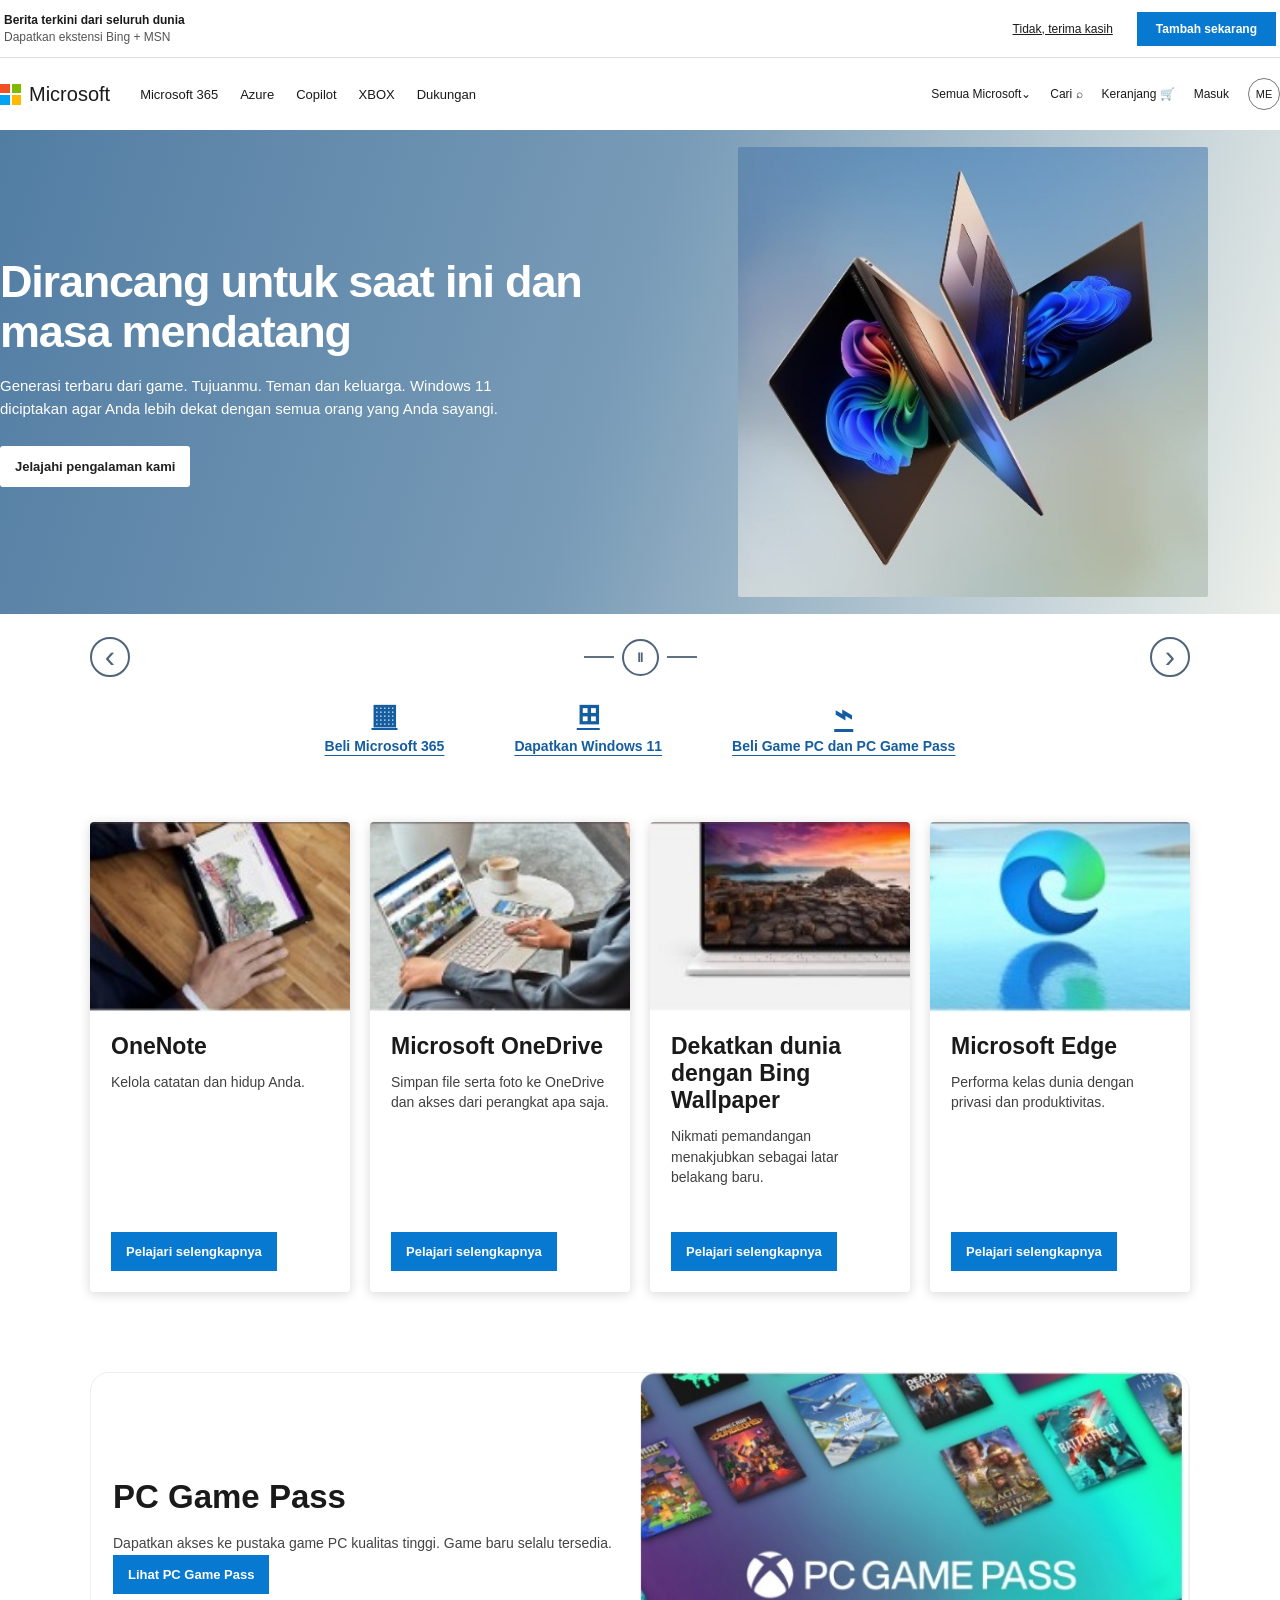
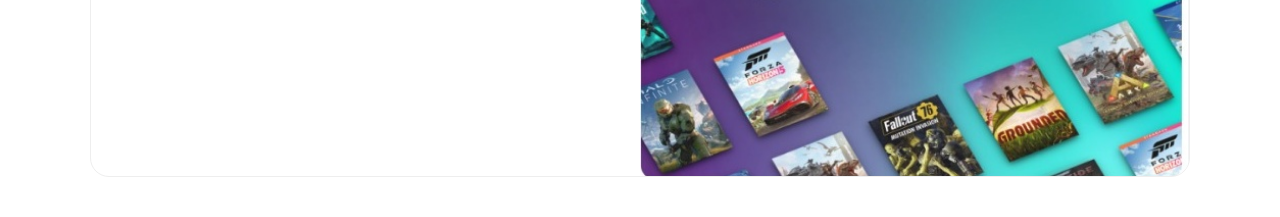
<file: index.html>
<!DOCTYPE html>
<html lang="id">
<head>
    <meta charset="UTF-8">
    <meta name="viewport" content="width=device-width, initial-scale=1.0">
    <title>Microsoft - Beranda</title>
    <link rel="stylesheet" href="style.css">
</head>

<body>

<!-- TOP BAR -->
<div class="newsbar" id="newsbar">
    <div class="news-inner">

        <div class="news-text">
            <b>Berita terkini dari seluruh dunia</b>
            <span>Dapatkan ekstensi Bing + MSN</span>
        </div>

        <div class="news-actions">
            <button id="closeNews">Tidak, terima kasih</button>
            <a href="microsoft365.html" class="add-btn">
                Tambah sekarang
            </a>
        </div>

    </div>
</div>


<!-- NAVBAR -->
<header class="navbar">

    <div class="nav-inner">

        <a href="index.html" class="brand">

            <span class="ms-logo">
                <i></i>
                <i></i>
                <i></i>
                <i></i>
            </span>

            <span>Microsoft</span>

        </a>


        <nav class="main-nav">

            <a href="microsoft365.html">
                Microsoft 365
            </a>

            <a href="azure.html">
                Azure
            </a>

            <a href="copilot.html">
                Copilot
            </a>

            <a href="xbox.html">
                XBOX
            </a>

            <a href="support.html">
                Dukungan
            </a>

        </nav>


        <div class="right-nav">

            <button id="allMicrosoftBtn">
                Semua Microsoft⌄
            </button>

            <button id="searchBtn">
                Cari ⌕
            </button>

            <a href="cart.html">
                Keranjang 🛒
            </a>

            <a href="login.html">
                Masuk
            </a>

            <span class="avatar">
                ME
            </span>

        </div>

    </div>


    <!-- DROPDOWN -->
    <div id="microsoftMenu" class="microsoft-menu">

        <div>

            <h3>Software</h3>

            <a href="microsoft365.html">
                Microsoft 365
            </a>

            <a href="index.html#produk">
                Produk
            </a>

            <a href="support.html">
                Dukungan
            </a>

        </div>


        <div>

            <h3>Cloud</h3>

            <a href="azure.html">
                Azure
            </a>

            <a href="copilot.html">
                Copilot
            </a>

            <a href="support.html">
                Bantuan
            </a>

        </div>


        <div>

            <h3>Gaming</h3>

            <a href="xbox.html">
                Xbox
            </a>

            <a href="xbox.html#gamepass">
                Game Pass
            </a>

            <a href="cart.html">
                Keranjang
            </a>

        </div>

    </div>

</header>


<!-- SEARCH -->
<div id="searchPanel" class="search-panel">

    <form id="searchForm">

        <input
            type="search"
            id="searchInput"
            placeholder="Cari di website ini..."
        >

        <button type="submit">
            Cari
        </button>

    </form>

</div>


<!-- HERO -->
<main>

<section class="hero">

    <div class="hero-inner">

        <div class="hero-copy">

            <h1>
                Dirancang untuk saat ini dan<br>
                masa mendatang
            </h1>

            <p>
                Generasi terbaru dari game. Tujuanmu.
                Teman dan keluarga. Windows 11 diciptakan
                agar Anda lebih dekat dengan semua orang
                yang Anda sayangi.
            </p>

            <a href="microsoft365.html" class="hero-cta">
                Jelajahi pengalaman kami
            </a>

        </div>


        <div class="hero-image">

            <img
                src="assets/hero-devices.jpg"
                alt="Windows devices"
            >

        </div>

    </div>

</section>


<!-- SLIDER -->
<section class="slider">

    <button class="arrow" id="prevSlide">
        ‹
    </button>

    <div class="slider-center">

        <span class="line"></span>

        <button class="pause" id="pauseSlide">
            Ⅱ
        </button>

        <span class="line"></span>

    </div>

    <button class="arrow" id="nextSlide">
        ›
    </button>

</section>


<!-- QUICK LINKS -->
<section class="quick-links">

    <a href="microsoft365.html">

        <span class="quick-icon">
            ▦
        </span>

        <span>
            Beli Microsoft 365
        </span>

    </a>


    <a href="microsoft365.html">

        <span class="quick-icon">
            ⊞
        </span>

        <span>
            Dapatkan Windows 11
        </span>

    </a>


    <a href="xbox.html">

        <span class="quick-icon game">
            ⌁
        </span>

        <span>
            Beli Game PC dan PC Game Pass
        </span>

    </a>

</section>


<!-- CARDS -->
<section class="cards" id="produk">


    <article class="card">

        <img
            src="assets/onenote.jpg"
            alt="OneNote"
        >

        <div class="card-body">

            <h2>
                OneNote
            </h2>

            <p>
                Kelola catatan dan hidup Anda.
            </p>

            <a
                href="microsoft365.html"
                class="blue-btn"
            >
                Pelajari selengkapnya
            </a>

        </div>

    </article>


    <article class="card">

        <img
            src="assets/onedrive.jpg"
            alt="OneDrive"
        >

        <div class="card-body">

            <h2>
                Microsoft OneDrive
            </h2>

            <p>
                Simpan file serta foto ke OneDrive
                dan akses dari perangkat apa saja.
            </p>

            <a
                href="microsoft365.html"
                class="blue-btn"
            >
                Pelajari selengkapnya
            </a>

        </div>

    </article>


    <article class="card">

        <img
            src="assets/bing.jpg"
            alt="Bing Wallpaper"
        >

        <div class="card-body">

            <h2>
                Dekatkan dunia dengan Bing Wallpaper
            </h2>

            <p>
                Nikmati pemandangan menakjubkan
                sebagai latar belakang baru.
            </p>

            <a
                href="copilot.html"
                class="blue-btn"
            >
                Pelajari selengkapnya
            </a>

        </div>

    </article>


    <article class="card">

        <img
            src="assets/edge.jpg"
            alt="Microsoft Edge"
        >

        <div class="card-body">

            <h2>
                Microsoft Edge
            </h2>

            <p>
                Performa kelas dunia dengan privasi
                dan produktivitas.
            </p>

            <a
                href="support.html"
                class="blue-btn"
            >
                Pelajari selengkapnya
            </a>

        </div>

    </article>

</section>


<!-- GAME PASS -->
<section class="gamepass" id="gamepass">

    <div class="gamepass-copy">

        <h2>
            PC Game Pass
        </h2>

        <p>
            Dapatkan akses ke pustaka game PC
            kualitas tinggi. Game baru selalu tersedia.
        </p>

        <a
            href="xbox.html"
            class="blue-btn"
        >
            Lihat PC Game Pass
        </a>

    </div>


    <div class="gamepass-image">

        <img
            src="assets/gamepass.jpg"
            alt="PC Game Pass"
        >

    </div>

</section>

</main>


<button
    id="backTop"
    class="back-top"
>
    Kembali ke atas ↑
</button>


<script src="script.js"></script>

</body>
</html>
</file>
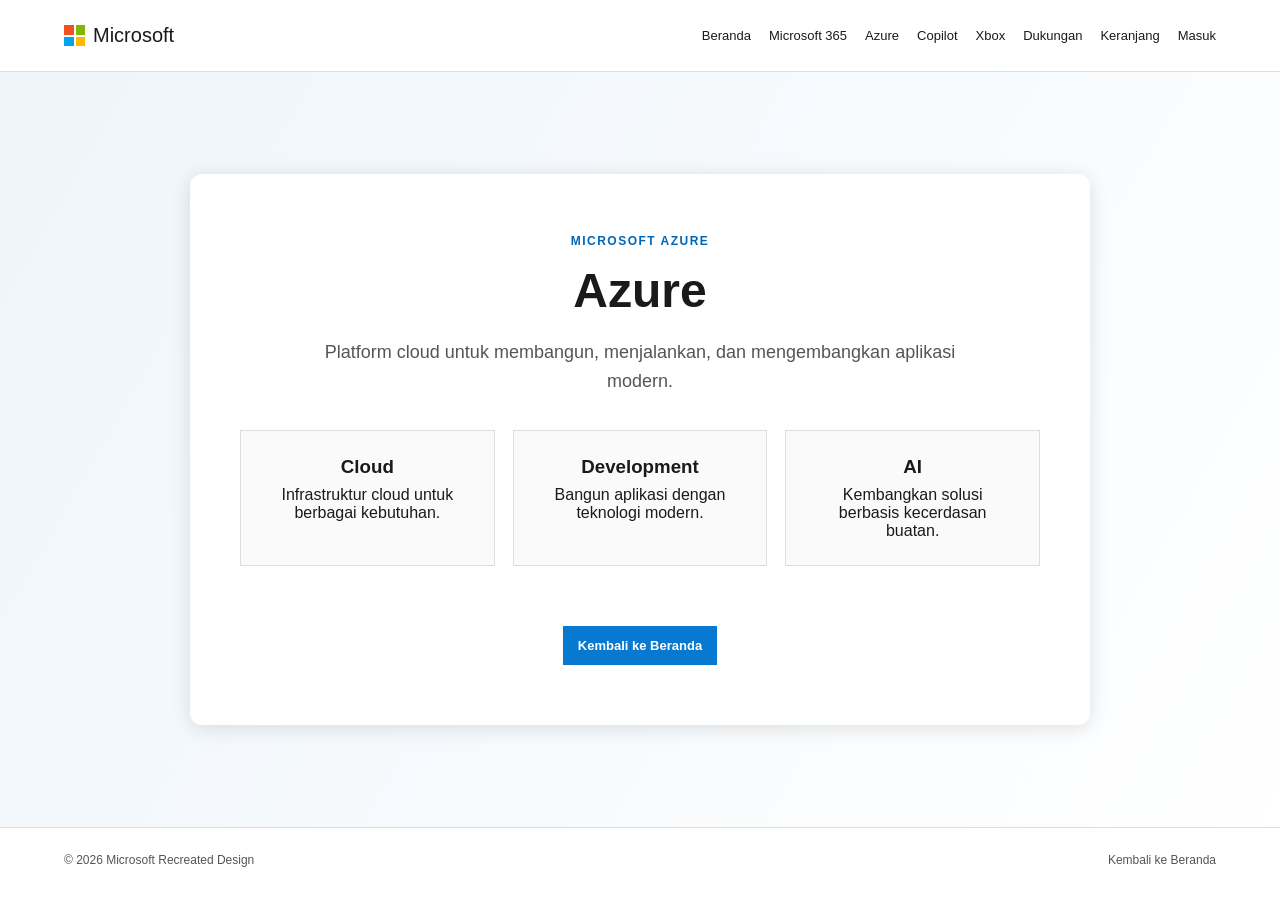
<file: azure.html>
<!DOCTYPE html>
<html lang="id">

<head>

    <meta charset="UTF-8">

    <meta name="viewport"
          content="width=device-width, initial-scale=1.0">

    <title>Azure</title>

    <link rel="stylesheet" href="style.css">

</head>

<body>

<header class="simple-header">

    <a href="index.html" class="brand">

        <span class="ms-logo">
            <i></i><i></i><i></i><i></i>
        </span>

        Microsoft

    </a>


    <nav>

        <a href="index.html">Beranda</a>
        <a href="microsoft365.html">Microsoft 365</a>
        <a href="azure.html">Azure</a>
        <a href="copilot.html">Copilot</a>
        <a href="xbox.html">Xbox</a>
        <a href="support.html">Dukungan</a>
        <a href="cart.html">Keranjang</a>
        <a href="login.html">Masuk</a>

    </nav>

</header>


<main class="page">

    <div class="page-content">

        <p class="eyebrow">
            MICROSOFT AZURE
        </p>

        <h1>
            Azure
        </h1>

        <p class="lead">
            Platform cloud untuk membangun,
            menjalankan, dan mengembangkan aplikasi
            modern.
        </p>


        <div class="feature-grid">

            <div>
                <h3>Cloud</h3>
                <p>
                    Infrastruktur cloud untuk berbagai kebutuhan.
                </p>
            </div>

            <div>
                <h3>Development</h3>
                <p>
                    Bangun aplikasi dengan teknologi modern.
                </p>
            </div>

            <div>
                <h3>AI</h3>
                <p>
                    Kembangkan solusi berbasis kecerdasan buatan.
                </p>
            </div>

        </div>


        <a
            href="index.html"
            class="blue-btn page-button"
        >
            Kembali ke Beranda
        </a>

    </div>

</main>


<footer>

    <span>
        © 2026 Microsoft Recreated Design
    </span>

    <a href="index.html">
        Kembali ke Beranda
    </a>

</footer>

</body>
</html>
</file>
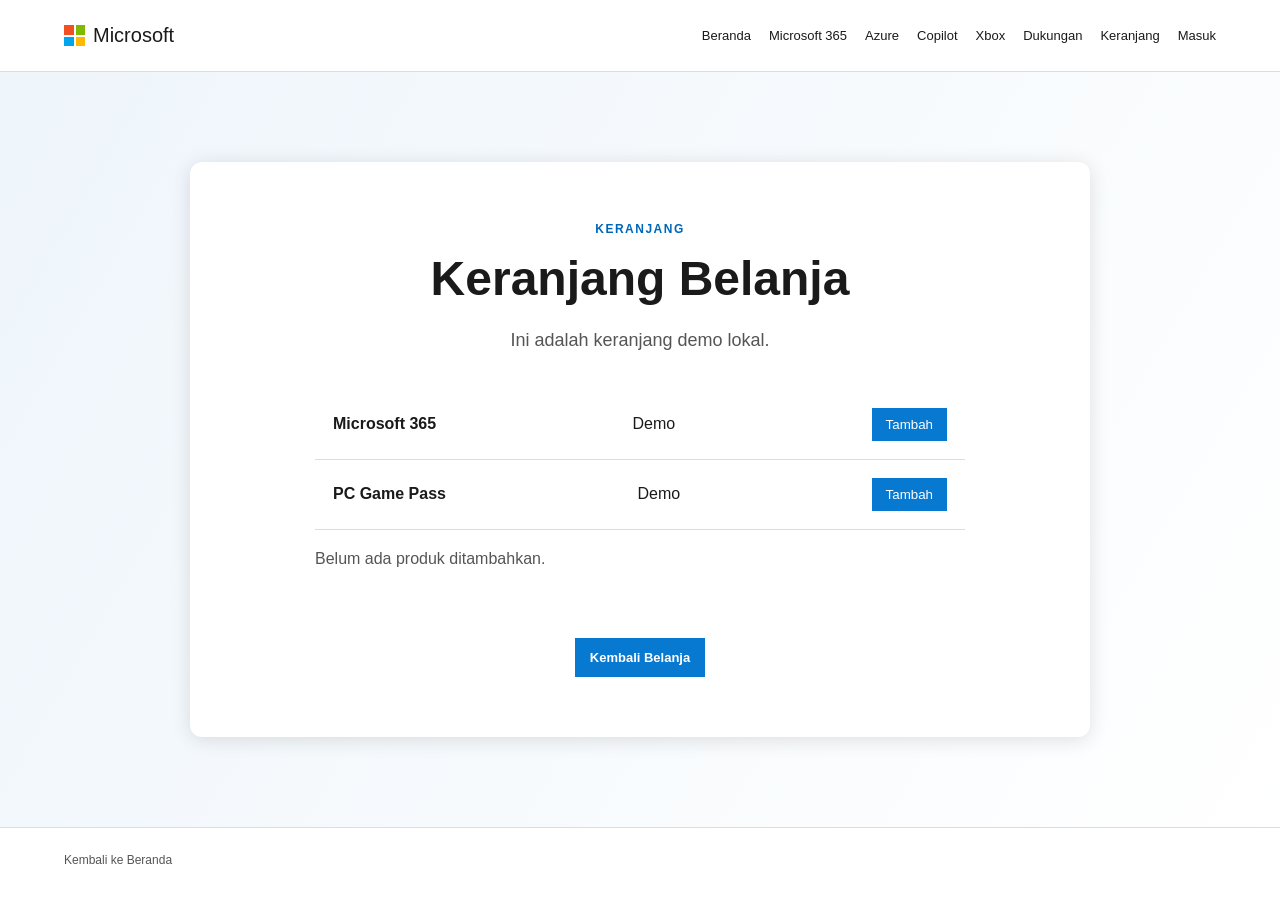
<file: cart.html>
<!DOCTYPE html>
<html lang="id">

<head>

    <meta charset="UTF-8">

    <meta name="viewport"
          content="width=device-width, initial-scale=1.0">

    <title>Keranjang</title>

    <link rel="stylesheet" href="style.css">

</head>

<body>

<header class="simple-header">

    <a href="index.html" class="brand">

        <span class="ms-logo">
            <i></i><i></i><i></i><i></i>
        </span>

        Microsoft

    </a>


    <nav>

        <a href="index.html">Beranda</a>
        <a href="microsoft365.html">Microsoft 365</a>
        <a href="azure.html">Azure</a>
        <a href="copilot.html">Copilot</a>
        <a href="xbox.html">Xbox</a>
        <a href="support.html">Dukungan</a>
        <a href="cart.html">Keranjang</a>
        <a href="login.html">Masuk</a>

    </nav>

</header>


<main class="page">

    <div class="page-content">

        <p class="eyebrow">
            KERANJANG
        </p>

        <h1>
            Keranjang Belanja
        </h1>

        <p class="lead">
            Ini adalah keranjang demo lokal.
        </p>


        <div class="cart-box">

            <div class="cart-item">

                <b>
                    Microsoft 365
                </b>

                <span>
                    Demo
                </span>

                <button onclick="addCart('Microsoft 365')">
                    Tambah
                </button>

            </div>


            <div class="cart-item">

                <b>
                    PC Game Pass
                </b>

                <span>
                    Demo
                </span>

                <button onclick="addCart('PC Game Pass')">
                    Tambah
                </button>

            </div>


            <p id="cartMessage">
                Belum ada produk ditambahkan.
            </p>

        </div>


        <a
            href="index.html"
            class="blue-btn page-button"
        >
            Kembali Belanja
        </a>

    </div>

</main>


<footer>

    <a href="index.html">
        Kembali ke Beranda
    </a>

</footer>


<script src="script.js"></script>

</body>
</html>
</file>
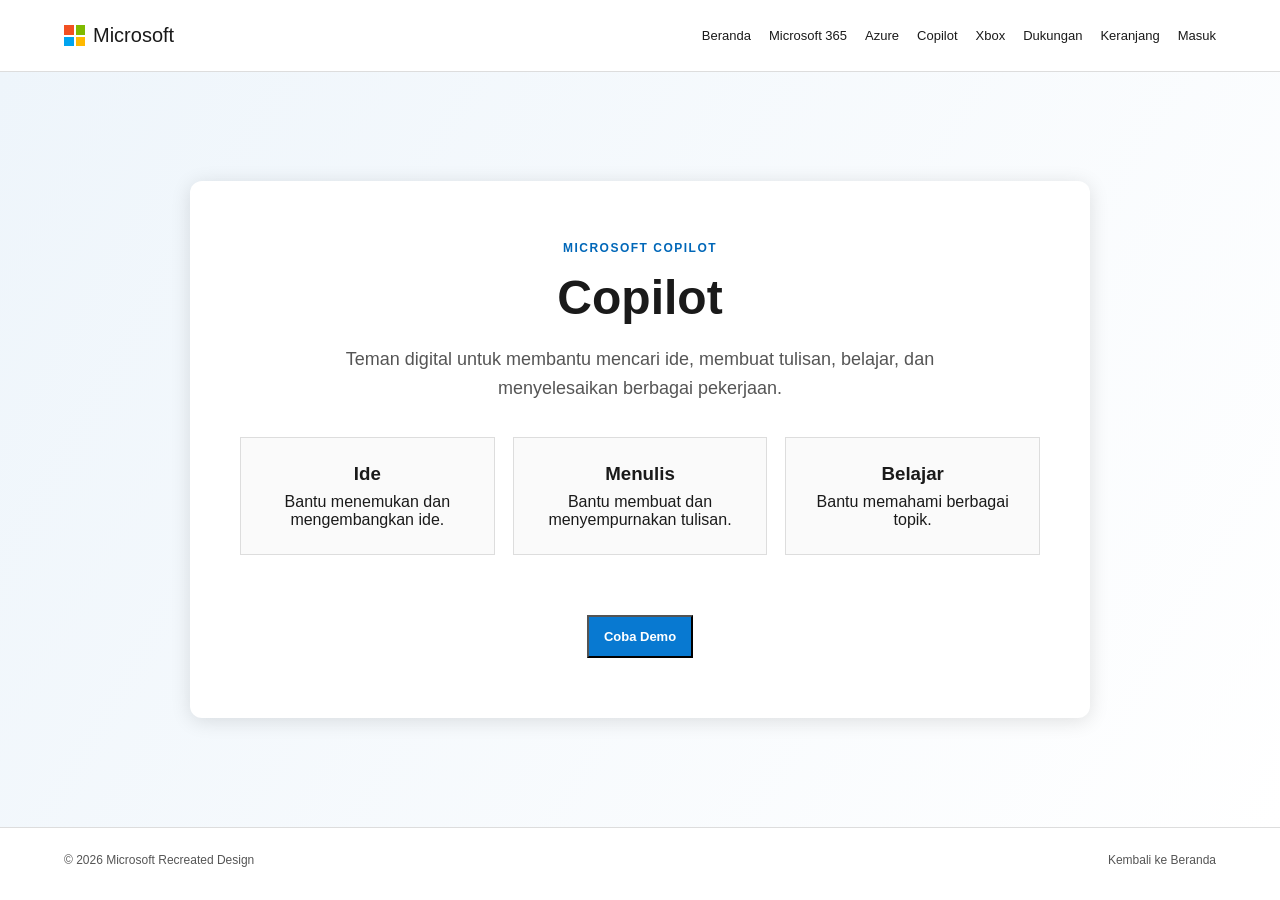
<file: copilot.html>
<!DOCTYPE html>
<html lang="id">

<head>

    <meta charset="UTF-8">

    <meta name="viewport"
          content="width=device-width, initial-scale=1.0">

    <title>Copilot</title>

    <link rel="stylesheet" href="style.css">

</head>

<body>

<header class="simple-header">

    <a href="index.html" class="brand">

        <span class="ms-logo">
            <i></i><i></i><i></i><i></i>
        </span>

        Microsoft

    </a>


    <nav>

        <a href="index.html">Beranda</a>
        <a href="microsoft365.html">Microsoft 365</a>
        <a href="azure.html">Azure</a>
        <a href="copilot.html">Copilot</a>
        <a href="xbox.html">Xbox</a>
        <a href="support.html">Dukungan</a>
        <a href="cart.html">Keranjang</a>
        <a href="login.html">Masuk</a>

    </nav>

</header>


<main class="page">

    <div class="page-content">

        <p class="eyebrow">
            MICROSOFT COPILOT
        </p>

        <h1>
            Copilot
        </h1>

        <p class="lead">
            Teman digital untuk membantu mencari ide,
            membuat tulisan, belajar, dan menyelesaikan
            berbagai pekerjaan.
        </p>


        <div class="feature-grid">

            <div>
                <h3>Ide</h3>
                <p>
                    Bantu menemukan dan mengembangkan ide.
                </p>
            </div>

            <div>
                <h3>Menulis</h3>
                <p>
                    Bantu membuat dan menyempurnakan tulisan.
                </p>
            </div>

            <div>
                <h3>Belajar</h3>
                <p>
                    Bantu memahami berbagai topik.
                </p>
            </div>

        </div>


        <button
            class="blue-btn page-button"
            onclick="demoAlert('Ini adalah demo Copilot lokal.')"
        >
            Coba Demo
        </button>

    </div>

</main>


<footer>

    <span>
        © 2026 Microsoft Recreated Design
    </span>

    <a href="index.html">
        Kembali ke Beranda
    </a>

</footer>


<script src="script.js"></script>

</body>
</html>
</file>
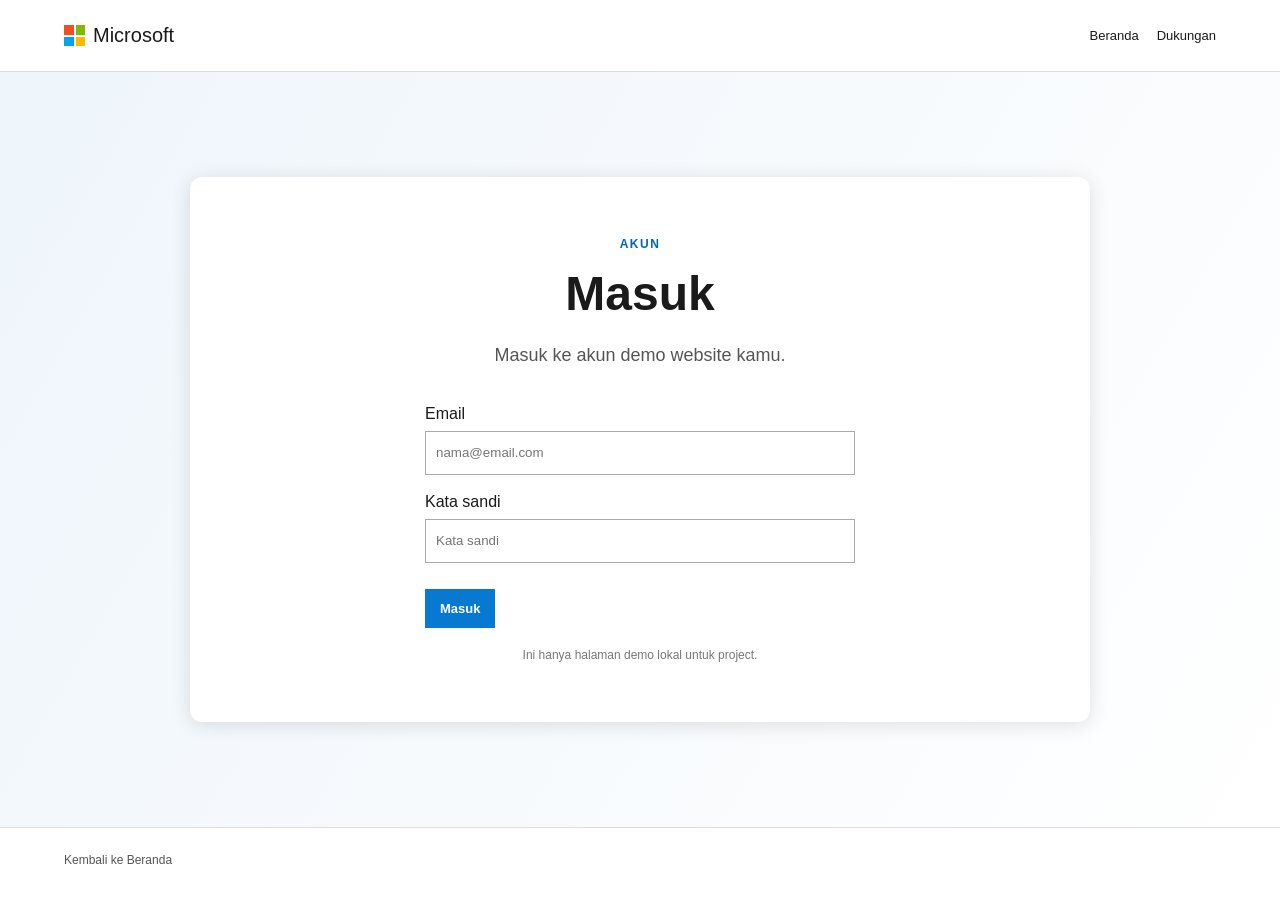
<file: login.html>
<!DOCTYPE html>
<html lang="id">

<head>

    <meta charset="UTF-8">

    <meta name="viewport"
          content="width=device-width, initial-scale=1.0">

    <title>Masuk</title>

    <link rel="stylesheet" href="style.css">

</head>

<body>

<header class="simple-header">

    <a href="index.html" class="brand">

        <span class="ms-logo">
            <i></i><i></i><i></i><i></i>
        </span>

        Microsoft

    </a>


    <nav>

        <a href="index.html">
            Beranda
        </a>

        <a href="support.html">
            Dukungan
        </a>

    </nav>

</header>


<main class="page">

    <div class="page-content">

        <p class="eyebrow">
            AKUN
        </p>

        <h1>
            Masuk
        </h1>

        <p class="lead">
            Masuk ke akun demo website kamu.
        </p>


        <form
            class="demo-form"
            onsubmit="demoSubmit(event)"
        >

            <label>
                Email
            </label>

            <input
                type="email"
                placeholder="nama@email.com"
                required
            >


            <label>
                Kata sandi
            </label>

            <input
                type="password"
                placeholder="Kata sandi"
                required
            >


            <button
                type="submit"
                class="blue-btn"
            >
                Masuk
            </button>

        </form>


        <p class="small-note">
            Ini hanya halaman demo lokal untuk project.
        </p>

    </div>

</main>


<footer>

    <a href="index.html">
        Kembali ke Beranda
    </a>

</footer>


<script src="script.js"></script>

</body>
</html>
</file>
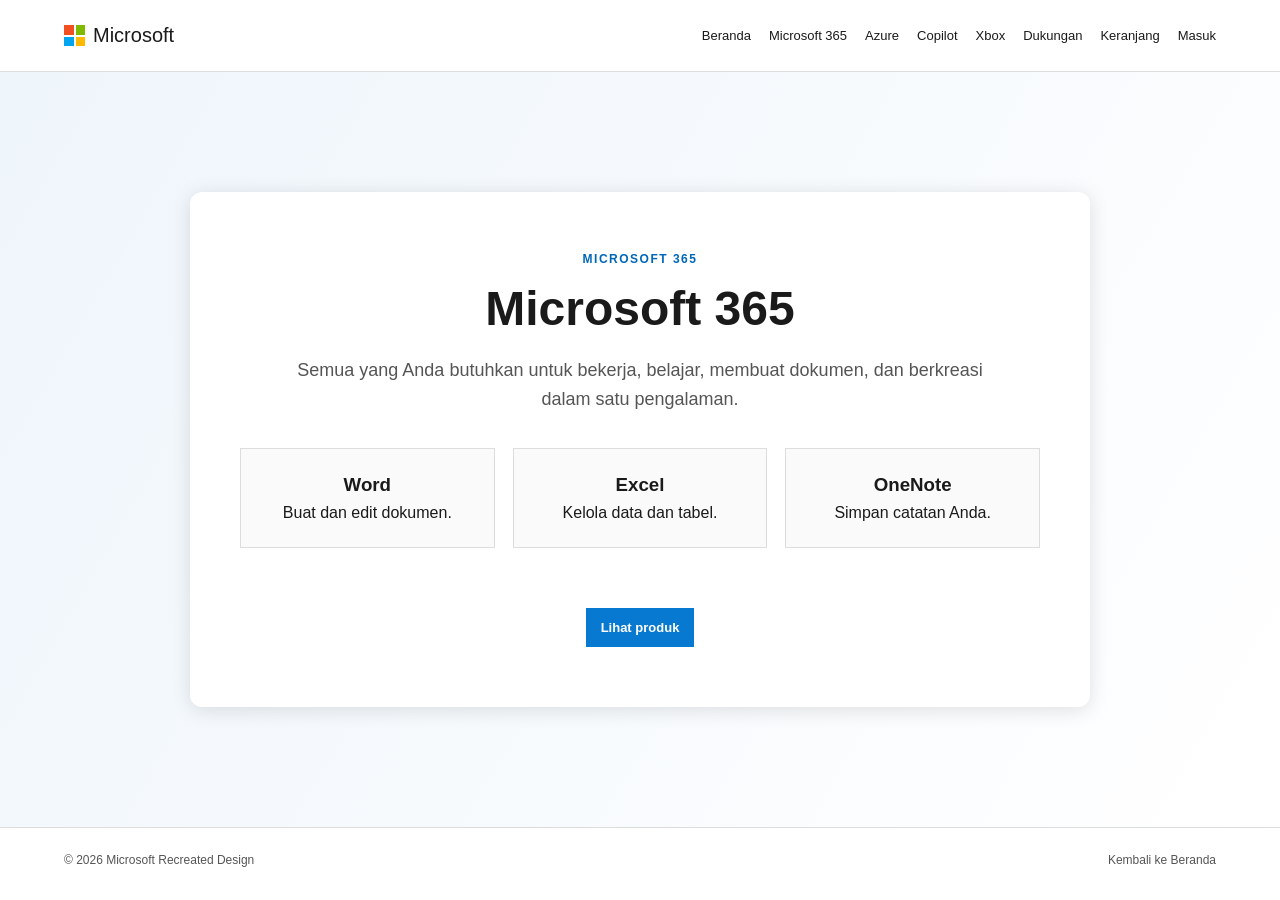
<file: microsoft365.html>
<!DOCTYPE html>
<html lang="id">

<head>
    <meta charset="UTF-8">
    <meta name="viewport" content="width=device-width, initial-scale=1.0">

    <title>Microsoft 365</title>

    <link rel="stylesheet" href="style.css">
</head>

<body>

<header class="simple-header">

    <a href="index.html" class="brand">

        <span class="ms-logo">
            <i></i>
            <i></i>
            <i></i>
            <i></i>
        </span>

        Microsoft

    </a>


    <nav>

        <a href="index.html">Beranda</a>
        <a href="microsoft365.html">Microsoft 365</a>
        <a href="azure.html">Azure</a>
        <a href="copilot.html">Copilot</a>
        <a href="xbox.html">Xbox</a>
        <a href="support.html">Dukungan</a>
        <a href="cart.html">Keranjang</a>
        <a href="login.html">Masuk</a>

    </nav>

</header>


<main class="page">

    <div class="page-content">

        <p class="eyebrow">
            MICROSOFT 365
        </p>

        <h1>
            Microsoft 365
        </h1>

        <p class="lead">
            Semua yang Anda butuhkan untuk bekerja,
            belajar, membuat dokumen, dan berkreasi
            dalam satu pengalaman.
        </p>


        <div class="feature-grid">

            <div>
                <h3>Word</h3>
                <p>
                    Buat dan edit dokumen.
                </p>
            </div>

            <div>
                <h3>Excel</h3>
                <p>
                    Kelola data dan tabel.
                </p>
            </div>

            <div>
                <h3>OneNote</h3>
                <p>
                    Simpan catatan Anda.
                </p>
            </div>

        </div>


        <a
            href="cart.html"
            class="blue-btn page-button"
        >
            Lihat produk
        </a>

    </div>

</main>


<footer>

    <span>
        © 2026 Microsoft Recreated Design
    </span>

    <a href="index.html">
        Kembali ke Beranda
    </a>

</footer>

</body>
</html>
</file>
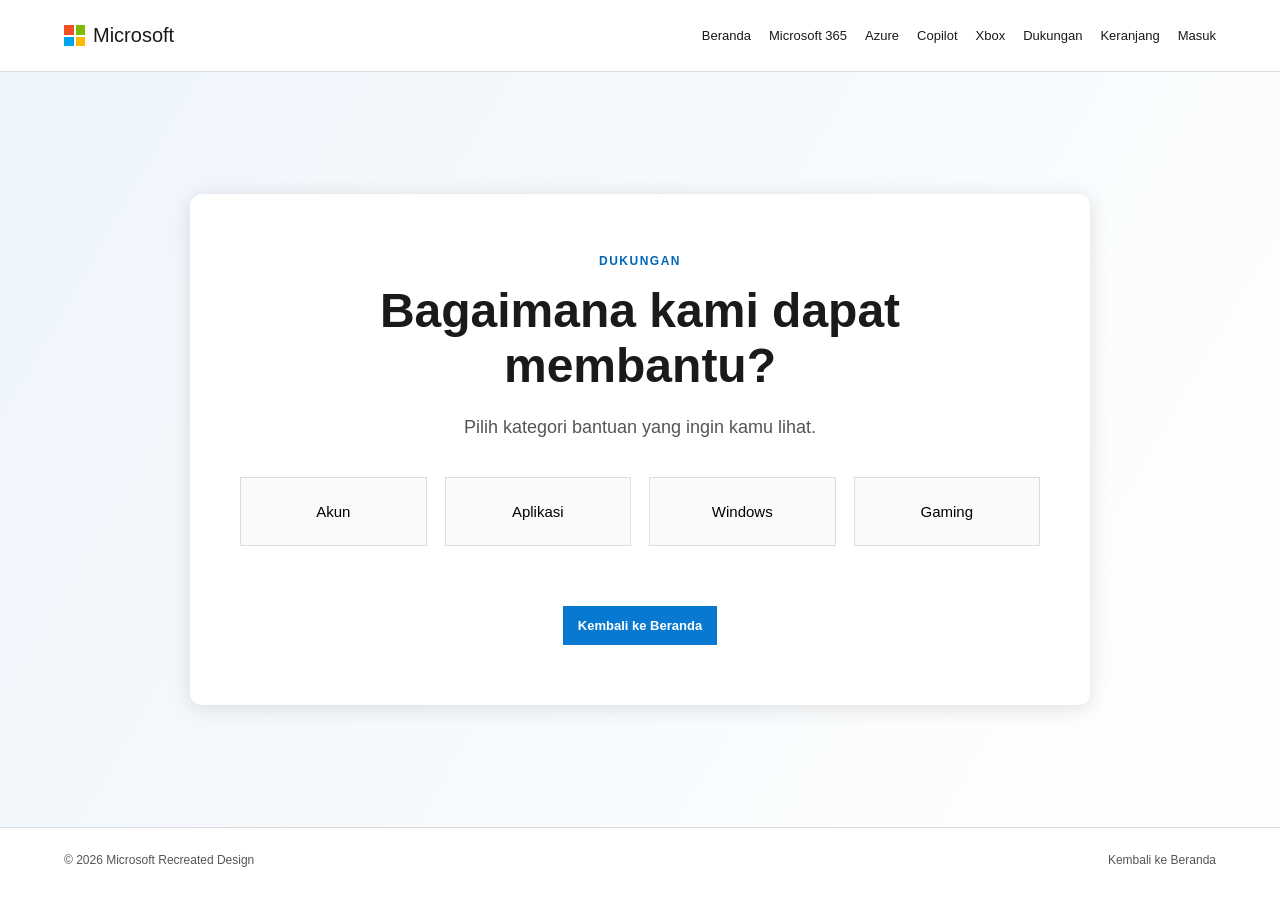
<file: support.html>
<!DOCTYPE html>
<html lang="id">

<head>

    <meta charset="UTF-8">

    <meta name="viewport"
          content="width=device-width, initial-scale=1.0">

    <title>Dukungan</title>

    <link rel="stylesheet" href="style.css">

</head>

<body>

<header class="simple-header">

    <a href="index.html" class="brand">

        <span class="ms-logo">
            <i></i><i></i><i></i><i></i>
        </span>

        Microsoft

    </a>


    <nav>

        <a href="index.html">Beranda</a>
        <a href="microsoft365.html">Microsoft 365</a>
        <a href="azure.html">Azure</a>
        <a href="copilot.html">Copilot</a>
        <a href="xbox.html">Xbox</a>
        <a href="support.html">Dukungan</a>
        <a href="cart.html">Keranjang</a>
        <a href="login.html">Masuk</a>

    </nav>

</header>


<main class="page">

    <div class="page-content">

        <p class="eyebrow">
            DUKUNGAN
        </p>

        <h1>
            Bagaimana kami dapat membantu?
        </h1>

        <p class="lead">
            Pilih kategori bantuan yang ingin kamu lihat.
        </p>


        <div class="support-grid">

            <button onclick="demoAlert('Bantuan akun dipilih.')">
                Akun
            </button>

            <button onclick="demoAlert('Bantuan aplikasi dipilih.')">
                Aplikasi
            </button>

            <button onclick="demoAlert('Bantuan Windows dipilih.')">
                Windows
            </button>

            <button onclick="demoAlert('Bantuan gaming dipilih.')">
                Gaming
            </button>

        </div>


        <a
            href="index.html"
            class="blue-btn page-button"
        >
            Kembali ke Beranda
        </a>

    </div>

</main>


<footer>

    <span>
        © 2026 Microsoft Recreated Design
    </span>

    <a href="index.html">
        Kembali ke Beranda
    </a>

</footer>


<script src="script.js"></script>

</body>
</html>
</file>
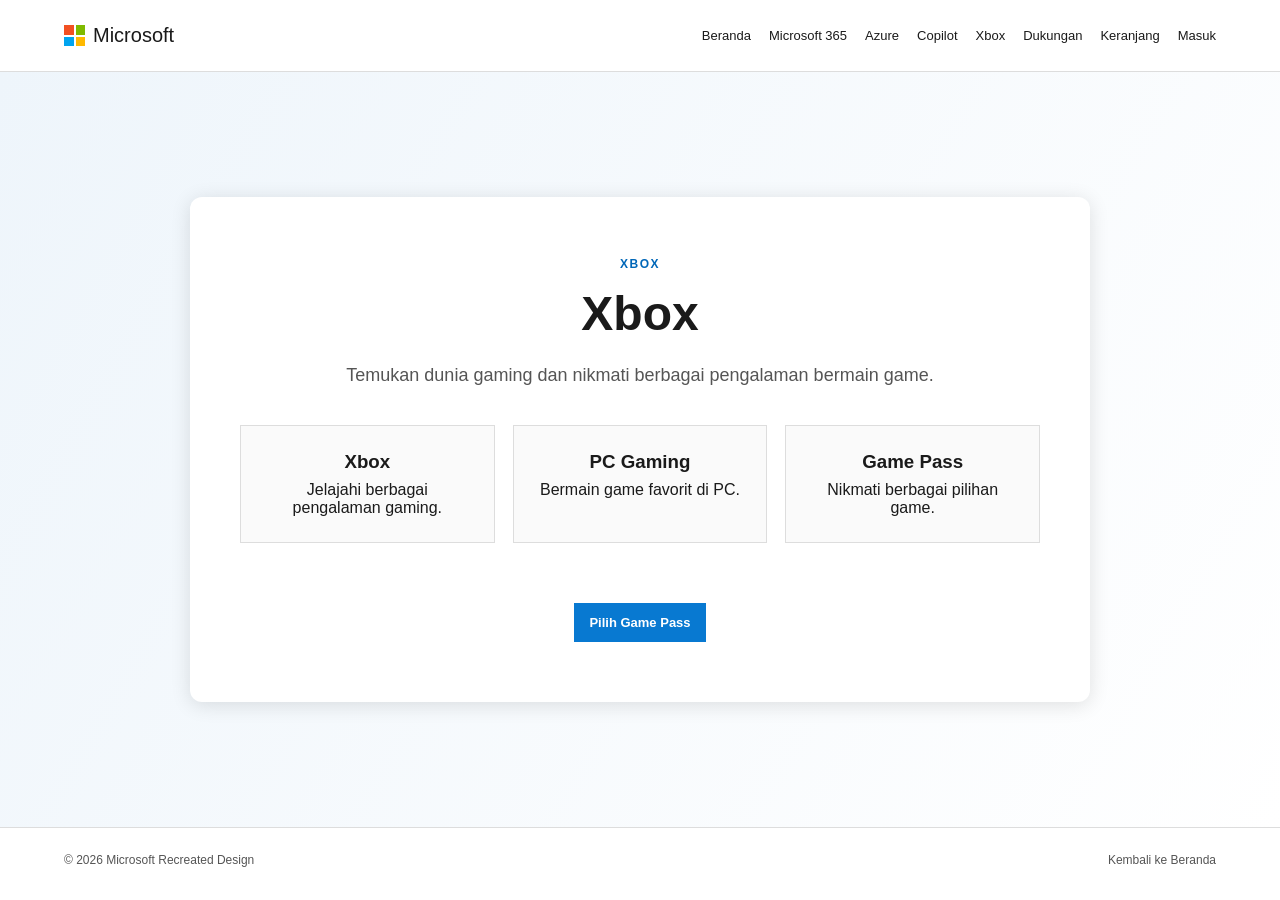
<file: xbox.html>
<!DOCTYPE html>
<html lang="id">

<head>

    <meta charset="UTF-8">

    <meta name="viewport"
          content="width=device-width, initial-scale=1.0">

    <title>Xbox</title>

    <link rel="stylesheet" href="style.css">

</head>

<body>

<header class="simple-header">

    <a href="index.html" class="brand">

        <span class="ms-logo">
            <i></i><i></i><i></i><i></i>
        </span>

        Microsoft

    </a>


    <nav>

        <a href="index.html">Beranda</a>
        <a href="microsoft365.html">Microsoft 365</a>
        <a href="azure.html">Azure</a>
        <a href="copilot.html">Copilot</a>
        <a href="xbox.html">Xbox</a>
        <a href="support.html">Dukungan</a>
        <a href="cart.html">Keranjang</a>
        <a href="login.html">Masuk</a>

    </nav>

</header>


<main class="page">

    <div class="page-content">

        <p class="eyebrow">
            XBOX
        </p>

        <h1>
            Xbox
        </h1>

        <p class="lead">
            Temukan dunia gaming dan nikmati
            berbagai pengalaman bermain game.
        </p>


        <div class="feature-grid">

            <div>
                <h3>Xbox</h3>
                <p>
                    Jelajahi berbagai pengalaman gaming.
                </p>
            </div>

            <div>
                <h3>PC Gaming</h3>
                <p>
                    Bermain game favorit di PC.
                </p>
            </div>

            <div id="gamepass">
                <h3>Game Pass</h3>
                <p>
                    Nikmati berbagai pilihan game.
                </p>
            </div>

        </div>


        <a
            href="cart.html"
            class="blue-btn page-button"
        >
            Pilih Game Pass
        </a>

    </div>

</main>


<footer>

    <span>
        © 2026 Microsoft Recreated Design
    </span>

    <a href="index.html">
        Kembali ke Beranda
    </a>

</footer>

</body>
</html>
</file>
<file: style.css>
*{box-sizing:border-box;margin:0;padding:0}
html{scroll-behavior:smooth}
body{font-family:"Segoe UI",Arial,sans-serif;color:#1a1a1a;background:#fff}
a{text-decoration:none;color:inherit}

/* TOP BAR */
.newsbar{height:58px;border-bottom:1px solid #ddd;background:#fff}
.news-inner{height:100%;max-width:1340px;margin:auto;padding:0 4px;display:flex;align-items:center;justify-content:space-between;font-size:12px}
.news-text{display:flex;flex-direction:column;gap:3px}
.news-text b{font-weight:600}
.news-text span{color:#555}
.news-actions{display:flex;align-items:center;gap:24px}
.news-actions a:first-child{text-decoration:underline}
.add-btn{background:#0879d1;color:#fff;font-weight:600;padding:10px 19px}

/* NAV */
.navbar{height:72px;background:#fff}
.nav-inner{height:100%;max-width:1340px;margin:auto;display:flex;align-items:center;gap:30px}
.brand{display:flex;align-items:center;gap:8px;font-size:20px;white-space:nowrap}
.ms-logo{width:21px;height:21px;display:grid;grid-template-columns:1fr 1fr;gap:2px}
.ms-logo i:nth-child(1){background:#f25022}.ms-logo i:nth-child(2){background:#7fba00}
.ms-logo i:nth-child(3){background:#00a4ef}.ms-logo i:nth-child(4){background:#ffb900}
.main-nav{display:flex;gap:22px;font-size:13px}
.right-nav{margin-left:auto;display:flex;align-items:center;gap:19px;font-size:12px;white-space:nowrap}
.right-nav span{font-size:20px}
.avatar{width:32px;height:32px;border:1px solid #777;border-radius:50%;display:grid;place-items:center;font-size:11px!important}

/* HERO */
.hero{height:484px;background:linear-gradient(107deg,#527da3 0%,#789bb7 48%,#edf0ea 100%);overflow:hidden}
.hero-inner{max-width:1340px;height:100%;margin:auto;display:flex;align-items:center}
.hero-copy{width:52%;padding-left:0;color:#fff;position:relative;z-index:2}
.hero-copy h1{font-size:45px;line-height:1.12;font-weight:600;letter-spacing:-1.2px;margin-bottom:18px}
.hero-copy p{font-size:15px;line-height:1.5;max-width:530px;margin-bottom:26px}
.hero-cta{display:inline-block;background:#fff;color:#202020;padding:13px 15px;font-size:13px;font-weight:600;border-radius:3px}
.hero-image{width:48%;height:100%;display:flex;align-items:center;justify-content:center}
.hero-image img{width:470px;height:450px;object-fit:cover;object-position:center;border-radius:2px;mix-blend-mode:normal}

/* SLIDER */
.slider{height:86px;max-width:1100px;margin:auto;display:flex;align-items:center;justify-content:space-between}
.arrow{width:40px;height:40px;border:2px solid #506579;border-radius:50%;background:#fff;font-size:31px;line-height:30px;color:#506579;cursor:pointer}
.arrow.muted{opacity:.25}
.slider-center{display:flex;align-items:center;gap:8px}
.line{width:30px;height:2px;background:#617080}
.pause{width:37px;height:37px;border:2px solid #506579;border-radius:50%;background:#fff;color:#506579;font-weight:bold}

/* QUICK LINKS */
.quick-links{display:flex;justify-content:center;align-items:flex-start;gap:70px;padding:0 20px 68px}
.quick-links a{display:flex;flex-direction:column;align-items:center;gap:8px;color:#145da0;font-size:14px;font-weight:600;text-decoration:underline;text-underline-offset:4px}
.quick-icon{font-size:28px;line-height:30px;text-decoration:none}
.quick-icon.game{font-size:31px}

/* CARDS */
.cards{max-width:1100px;margin:0 auto 80px;display:grid;grid-template-columns:repeat(4,1fr);gap:20px}
.card{min-height:470px;border-radius:4px;overflow:hidden;background:#fff;box-shadow:0 2px 12px rgba(0,0,0,.16);display:flex;flex-direction:column}
.card>img{width:100%;height:190px;object-fit:cover;object-position:center}
.card-body{padding:0 21px 21px;display:flex;flex-direction:column;flex:1}
.card h2{font-size:23px;line-height:1.18;margin:21px 0 12px;font-weight:600}
.card p{font-size:14px;line-height:1.45;color:#404040}
.blue-btn{display:inline-block;align-self:flex-start;background:#0879d1;color:#fff;font-weight:600;font-size:13px;padding:12px 15px;margin-top:auto}

/* GAME PASS */
.gamepass{max-width:1100px;height:405px;margin:0 auto 40px;border:1px solid #eee;border-radius:19px;overflow:hidden;display:grid;grid-template-columns:1fr 1fr}
.gamepass-copy{padding:105px 22px 40px}
.gamepass-copy h2{font-size:33px;font-weight:600;margin-bottom:17px}
.gamepass-copy p{max-width:510px;font-size:14px;line-height:1.55;color:#444}
.game-btn{margin-top:68px}
.gamepass-image{overflow:hidden}
.gamepass-image img{width:100%;height:100%;object-fit:cover;object-position:center}

/* BACK TO TOP */
.back-top{position:fixed;right:24px;bottom:10px;border:0;border-radius:22px;background:#000;color:#fff;padding:10px 15px;font-size:12px;box-shadow:0 2px 5px #999;cursor:pointer}

/* RESPONSIVE */
@media(max-width:1100px){
 .news-inner,.nav-inner,.hero-inner{padding-left:25px;padding-right:25px}
 .main-nav{gap:14px}
 .right-nav a:nth-child(-n+2){display:none}
 .hero-copy h1{font-size:39px}
 .cards,.gamepass{margin-left:25px;margin-right:25px}
}
@media(max-width:800px){
 .main-nav{display:none}
 .hero{height:auto;min-height:700px}
 .hero-inner{flex-direction:column;padding-top:55px}
 .hero-copy,.hero-image{width:100%}
 .hero-image{height:350px}
 .hero-image img{height:340px;width:400px}
 .cards{grid-template-columns:repeat(2,1fr)}
 .gamepass{height:auto;grid-template-columns:1fr}
 .gamepass-image{height:320px}
}
@media(max-width:560px){
 .news-actions a:first-child{display:none}
 .quick-links{flex-direction:column;gap:28px;align-items:center}
 .cards{grid-template-columns:1fr}
 .hero-copy h1{font-size:34px}
 .hero-image img{width:330px}
}
/* =========================================
   BUTTON RESET
========================================= */

button {
  font-family: inherit;
  cursor: pointer;
}


/* =========================================
   NEWS BAR BUTTON
========================================= */

.news-actions button {
  border: none;
  background: transparent;
  color: #1a1a1a;
  font-size: 12px;
  text-decoration: underline;
  cursor: pointer;
}


/* =========================================
   RIGHT NAV BUTTON
========================================= */

.right-nav button {
  border: none;
  background: transparent;
  color: #1a1a1a;
  font-size: 12px;
  padding: 5px 0;
}

.right-nav button:hover,
.right-nav a:hover {
  text-decoration: underline;
}


/* =========================================
   MICROSOFT DROPDOWN
========================================= */

.microsoft-menu {
  position: absolute;
  top: 72px;
  right: 30px;
  width: 650px;
  padding: 30px;
  background: #fff;
  border: 1px solid #ddd;
  box-shadow: 0 4px 15px rgba(0,0,0,.2);
  display: none;
  grid-template-columns: repeat(3, 1fr);
  gap: 35px;
  z-index: 1000;
}

.microsoft-menu.show {
  display: grid;
}

.microsoft-menu h3 {
  font-size: 15px;
  margin-bottom: 15px;
  font-weight: 600;
}

.microsoft-menu a {
  display: block;
  font-size: 13px;
  padding: 8px 0;
  color: #333;
}

.microsoft-menu a:hover {
  color: #0067b8;
  text-decoration: underline;
}


/* =========================================
   SEARCH PANEL
========================================= */

.search-panel {
  position: absolute;
  top: 130px;
  right: 100px;
  width: 400px;
  padding: 15px;
  background: #fff;
  border: 1px solid #ccc;
  box-shadow: 0 4px 15px rgba(0,0,0,.2);
  display: none;
  z-index: 1001;
}

.search-panel.show {
  display: block;
}

.search-panel form {
  display: flex;
  gap: 8px;
}

.search-panel input {
  flex: 1;
  height: 40px;
  border: 1px solid #777;
  padding: 0 12px;
  font-size: 14px;
  outline: none;
}

.search-panel input:focus {
  border: 2px solid #0067b8;
}

.search-panel button {
  border: none;
  background: #0879d1;
  color: white;
  padding: 0 18px;
  font-weight: 600;
}

.search-panel button:hover {
  background: #005da6;
}


/* =========================================
   LINK HOVER
========================================= */

.main-nav a:hover,
.brand:hover {
  text-decoration: underline;
}

.hero-cta:hover {
  background: #eeeeee;
}


/* =========================================
   QUICK LINKS HOVER
========================================= */

.quick-links a:hover {
  color: #0067b8;
}

.quick-links a:hover .quick-icon {
  transform: scale(1.08);
}

.quick-icon {
  transition: transform .2s ease;
}


/* =========================================
   CARD HOVER
========================================= */

.card {
  transition:
    transform .2s ease,
    box-shadow .2s ease;
}

.card:hover {
  transform: translateY(-5px);
  box-shadow: 0 5px 20px rgba(0,0,0,.22);
}

.blue-btn:hover {
  background: #005da6;
}


/* =========================================
   SLIDER BUTTON
========================================= */

.arrow,
.pause {
  cursor: pointer;
  transition: .2s ease;
}

.arrow:hover,
.pause:hover {
  background: #f2f2f2;
}


/* =========================================
   BACK TO TOP
========================================= */

.back-top {
  opacity: 0;
  pointer-events: none;
  transition: opacity .3s ease;
}

.back-top.show {
  opacity: 1;
  pointer-events: auto;
}

.back-top:hover {
  background: #333;
}


/* =========================================
   RESPONSIVE DROPDOWN
========================================= */

@media(max-width: 900px) {

  .microsoft-menu {
    right: 15px;
    width: calc(100% - 30px);
  }

  .search-panel {
    right: 15px;
    width: calc(100% - 30px);
  }

}


@media(max-width: 600px) {

  .microsoft-menu {
    grid-template-columns: 1fr;
    gap: 15px;
  }

}/* ================================
   TAMBAHAN HALAMAN LOKAL
================================ */

button {
    font-family: inherit;
    cursor: pointer;
}


/* NEWS BUTTON */

.news-actions button {
    border: none;
    background: transparent;
    color: #1a1a1a;
    font-size: 12px;
    text-decoration: underline;
}


/* NAV BUTTON */

.right-nav button {
    border: none;
    background: transparent;
    color: #1a1a1a;
    font-size: 12px;
    padding: 5px 0;
}


/* DROPDOWN */

.microsoft-menu {
    position: absolute;
    top: 72px;
    right: 30px;
    width: 650px;
    padding: 30px;

    background: white;

    border: 1px solid #ddd;

    box-shadow: 0 4px 15px rgba(0,0,0,.2);

    display: none;

    grid-template-columns:
        repeat(3, 1fr);

    gap: 35px;

    z-index: 1000;
}


.microsoft-menu.show {
    display: grid;
}


.microsoft-menu h3 {
    font-size: 15px;
    margin-bottom: 15px;
}


.microsoft-menu a {
    display: block;

    font-size: 13px;

    padding: 8px 0;

    color: #333;
}


.microsoft-menu a:hover {
    color: #0067b8;
    text-decoration: underline;
}


/* SEARCH */

.search-panel {
    position: absolute;

    top: 130px;
    right: 100px;

    width: 400px;

    padding: 15px;

    background: white;

    border: 1px solid #ccc;

    box-shadow: 0 4px 15px rgba(0,0,0,.2);

    display: none;

    z-index: 1001;
}


.search-panel.show {
    display: block;
}


.search-panel form {
    display: flex;
    gap: 8px;
}


.search-panel input {
    flex: 1;

    height: 40px;

    padding: 0 12px;

    border: 1px solid #777;

    font-size: 14px;
}


.search-panel button {
    border: none;

    background: #0879d1;

    color: white;

    padding: 0 18px;

    font-weight: 600;
}


/* HALAMAN DALAM */

.simple-header {
    min-height: 72px;

    border-bottom: 1px solid #ddd;

    display: flex;

    align-items: center;

    justify-content: space-between;

    padding: 0 5%;

    gap: 20px;
}


.simple-header nav {
    display: flex;

    gap: 18px;

    flex-wrap: wrap;

    font-size: 13px;
}


.simple-header nav a:hover {
    color: #0067b8;

    text-decoration: underline;
}


/* PAGE */

.page {
    min-height: calc(100vh - 145px);

    background:
        linear-gradient(
            120deg,
            #eef5fb,
            #ffffff
        );

    display: flex;

    align-items: center;

    justify-content: center;

    padding: 60px 20px;
}


.page-content {
    max-width: 900px;

    width: 100%;

    text-align: center;

    background: white;

    padding: 60px 50px;

    box-shadow:
        0 3px 20px rgba(0,0,0,.12);

    border-radius: 12px;
}


.eyebrow {
    font-size: 12px;

    font-weight: 700;

    color: #0067b8;

    letter-spacing: 1.5px;

    margin-bottom: 15px;
}


.page h1 {
    font-size: 48px;

    margin-bottom: 20px;
}


.lead {
    font-size: 18px;

    line-height: 1.6;

    color: #555;

    max-width: 700px;

    margin: 0 auto 35px;
}


.page-button {
    margin-top: 30px;
}


/* FEATURE */

.feature-grid {
    display: grid;

    grid-template-columns:
        repeat(3, 1fr);

    gap: 18px;

    margin: 30px 0;
}


.feature-grid div {
    padding: 25px;

    border: 1px solid #ddd;

    background: #fafafa;
}


.feature-grid h3 {
    margin-bottom: 8px;
}


/* SUPPORT */

.support-grid {
    display: grid;

    grid-template-columns:
        repeat(4, 1fr);

    gap: 18px;

    margin: 30px 0;
}


.support-grid button {
    padding: 25px;

    border: 1px solid #ddd;

    background: #fafafa;

    font-size: 15px;
}


.support-grid button:hover {
    background: #eef7ff;
}


/* LOGIN */

.demo-form {
    max-width: 430px;

    margin: 20px auto;

    text-align: left;

    display: flex;

    flex-direction: column;

    gap: 8px;
}


.demo-form input {
    height: 44px;

    padding: 10px;

    border: 1px solid #aaa;

    margin-bottom: 10px;
}


.demo-form .blue-btn {
    border: none;

    margin-top: 8px;
}


.small-note {
    font-size: 12px;

    color: #777;

    margin-top: 20px;
}


/* CART */

.cart-box {
    max-width: 650px;

    margin: 20px auto;

    text-align: left;
}


.cart-item {
    display: flex;

    align-items: center;

    justify-content: space-between;

    padding: 18px;

    border-bottom: 1px solid #ddd;

    gap: 15px;
}


.cart-item button {
    background: #0879d1;

    color: white;

    border: none;

    padding: 9px 14px;
}


.cart-item button:hover {
    background: #005da6;
}


.cart-box p {
    padding: 20px 0;

    color: #555;
}


/* FOOTER */

footer {
    border-top: 1px solid #ddd;

    padding: 25px 5%;

    display: flex;

    justify-content: space-between;

    font-size: 12px;

    color: #555;
}


footer a:hover {
    color: #0067b8;

    text-decoration: underline;
}


/* BACK TO TOP */

.back-top {
    opacity: 0;

    pointer-events: none;

    transition: opacity .3s ease;
}


.back-top.show {
    opacity: 1;

    pointer-events: auto;
}


/* RESPONSIVE */

@media(max-width:900px) {

    .microsoft-menu {
        right: 15px;

        width:
            calc(100% - 30px);
    }


    .search-panel {
        right: 15px;

        width:
            calc(100% - 30px);
    }


    .feature-grid {
        grid-template-columns: 1fr;
    }


    .support-grid {
        grid-template-columns:
            repeat(2, 1fr);
    }

}


@media(max-width:600px) {

    .simple-header {
        flex-direction: column;

        align-items: flex-start;

        padding-top: 20px;

        padding-bottom: 20px;
    }


    .simple-header nav {
        gap: 12px;
    }


    .microsoft-menu {
        grid-template-columns: 1fr;
    }


    .support-grid {
        grid-template-columns: 1fr;
    }


    .page-content {
        padding: 40px 22px;
    }


    .page h1 {
        font-size: 35px;
    }


    footer {
        flex-direction: column;

        gap: 10px;
    }

}
</file>
